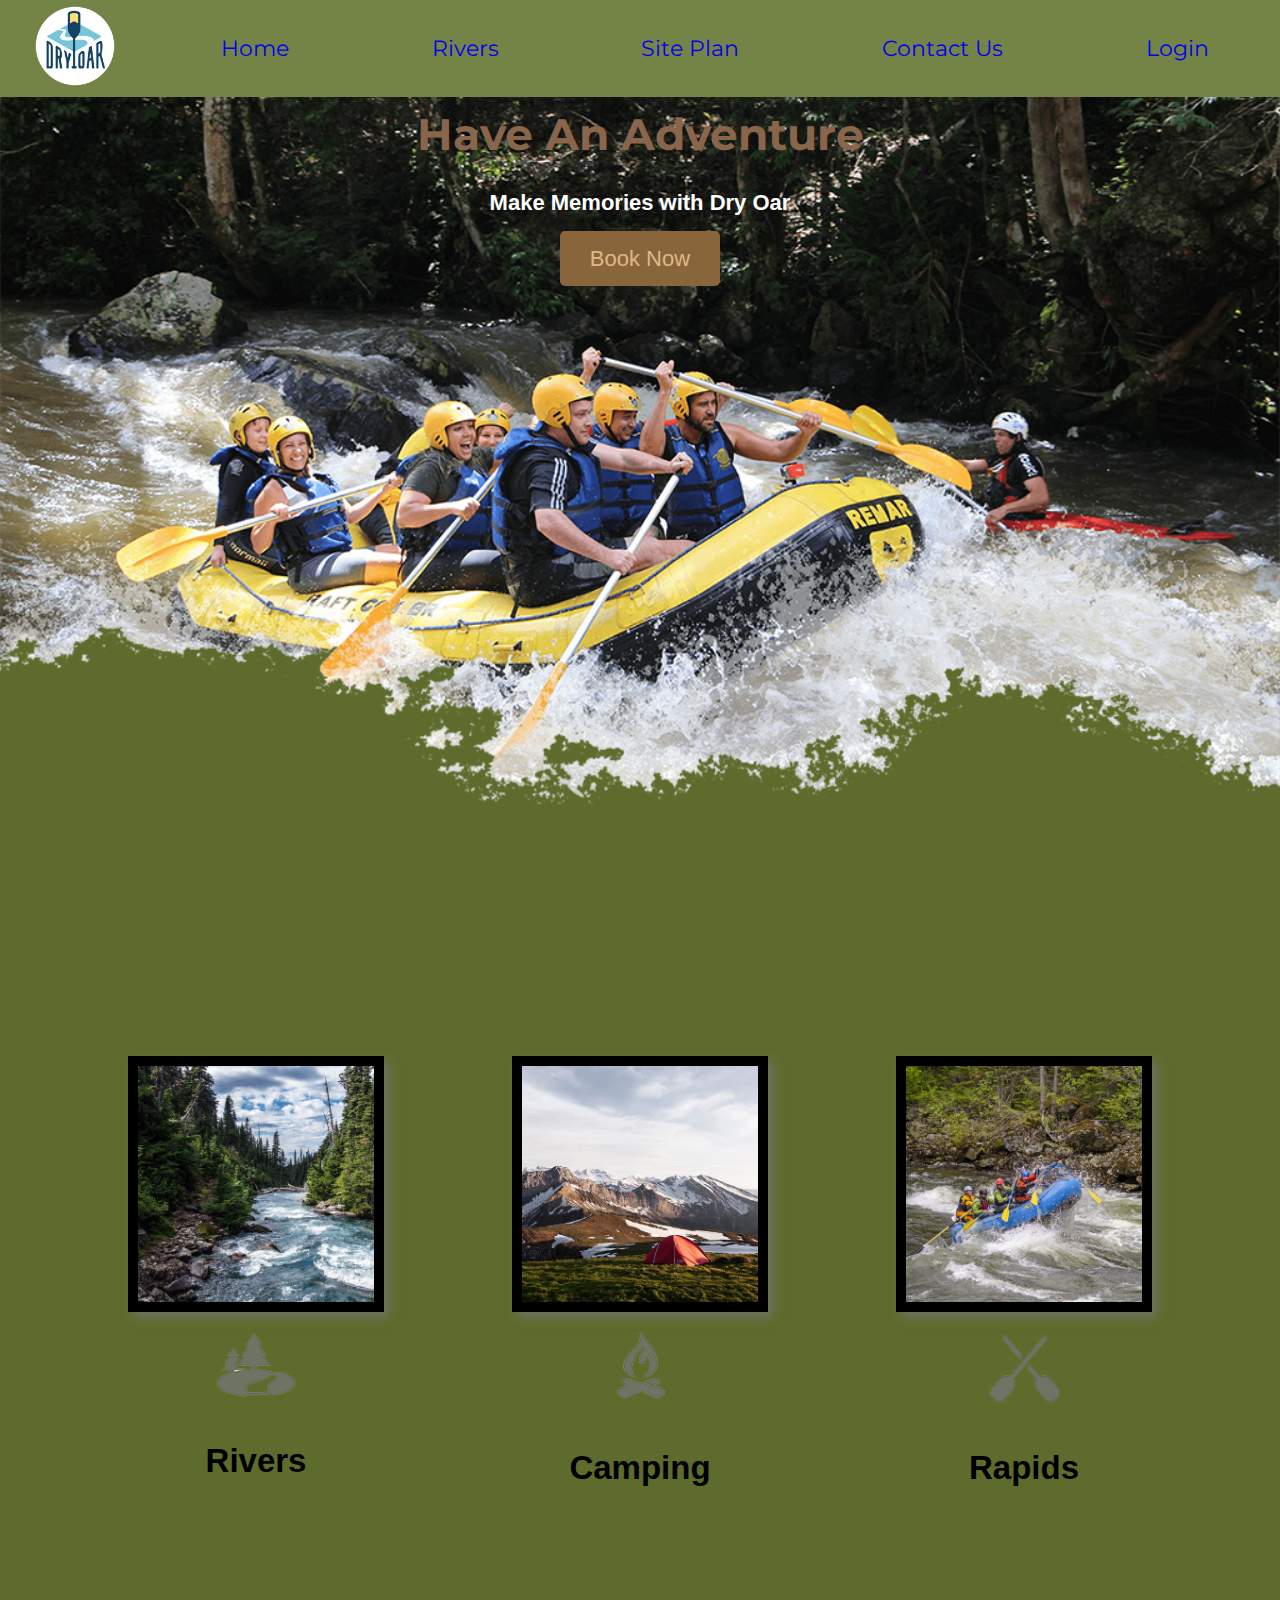
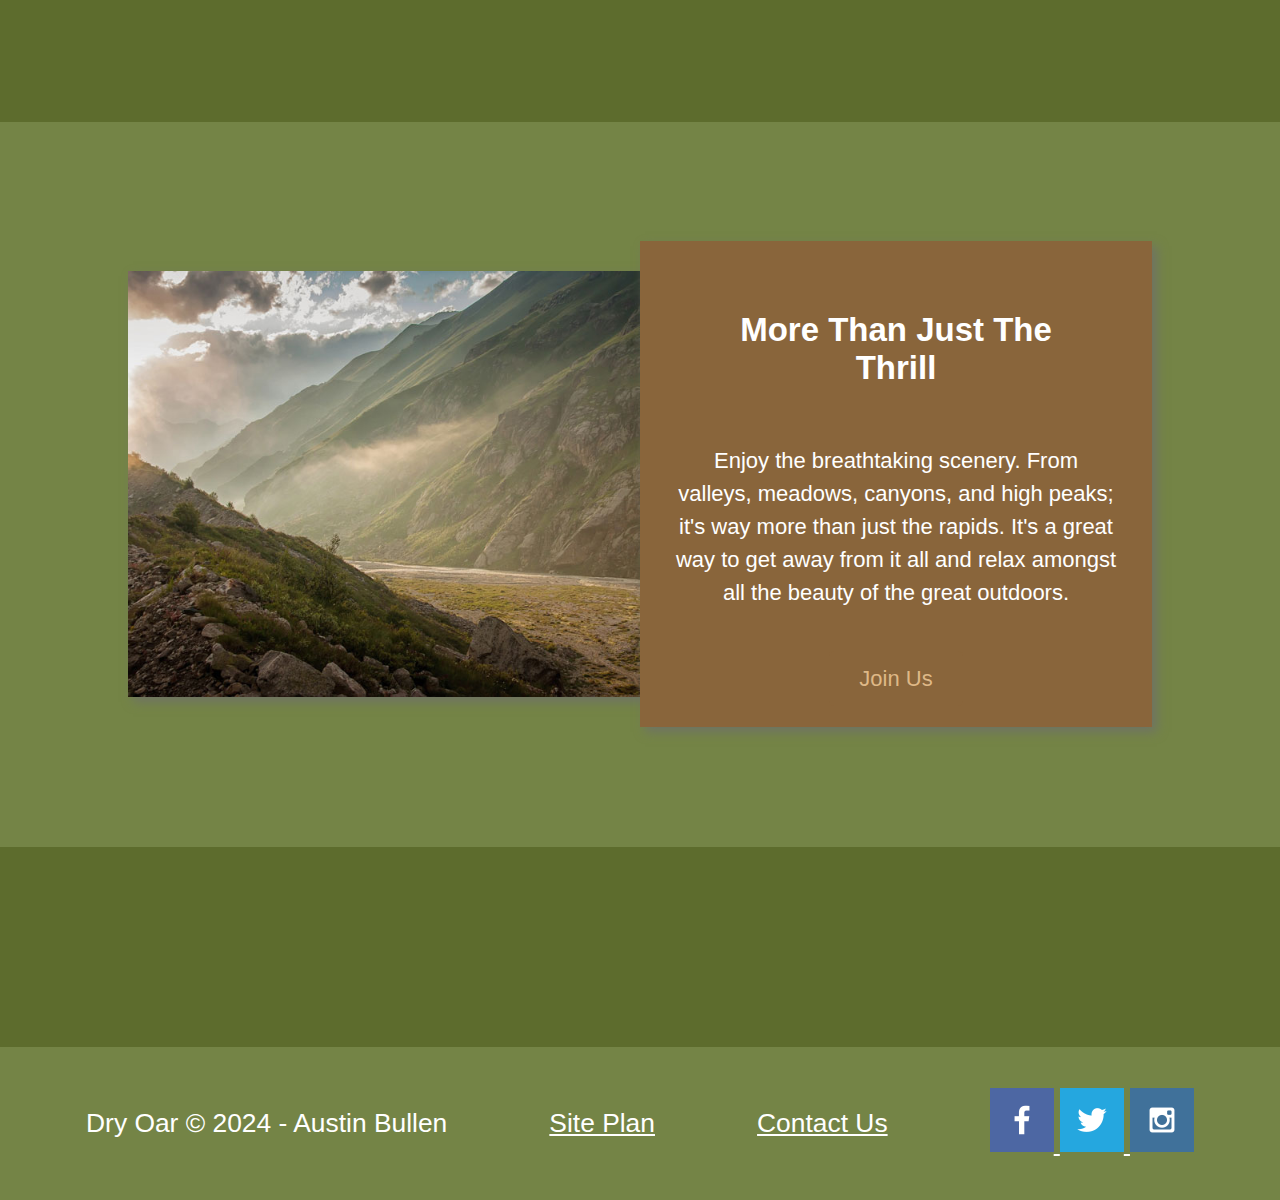
<file: wwr/index.html>
<!DOCTYPE html>
<html lang="en">
<head>
    <meta charset="UTF-8">
    <meta name="viewport" content="width=device-width, initial-scale=1.0">
    <title>Week 3 Wireframe</title>
    <link rel="stylesheet" href="styles/styles/wireframe-style.css">
</head>
<body>
 <div id="content">
    <header>
        <a id="logo_link" href="index.html">
            <img class="logo" src="images/logo.png" alt="Dry Oar Logo">
        </a>
        <nav>
            <a href="index.html">Home</a>
            <a href="page2.html">Rivers</a>
            <a href="site-plan-rafting.html">Site Plan</a>
            <a href="contactus.html">Contact Us</a>
            <a href="login.html">Login</a>
        </nav>
    </header>
    <div id="hero">
        <div id="hero-box">
            <img id="hero-img" src="images/hero.png" alt="People enjoying white water rafting">
        </div>
        <section id="hero-msg">
            <h1 class="home-title">Have An Adventure</h1>
            <h4>Make Memories with Dry Oar </h4>
            <div class='button-box'>
                <a class='book' href="contactus.html">Book Now</a>
            </div>
        </section>
        </div>
        <main class="home-grid">
            <section class="rivers-card">
                <img class="card-img" src="images/rivers.jpg" alt="river in forest">
                <img class="icon" src="images/river_icon.png" alt="river icon">
                <h2>Rivers</h2>
            </section>
            <section class="camping-card">
                <img class="card-img" src="images/camping.jpg" alt="tent in mountains">
                <img class="icon" src="images/fire_icon.png" alt="fire icon">
                <h2>Camping</h2>
            </section>
            <section class="rapids-card">
                <img class="card-img" src="images/rapids.jpg" alt="rafting boat">
                <img class="icon" src="images/oars.png" alt="oars icon">
                <h2>Rapids</h2>
            </section>
            <div id="background"></div> 
            <img class="mountains" src="images/mountains.jpg" alt="Misty mountains">
            <section class="msg">
                <h2>More Than Just The Thrill</h2>
                <p>Enjoy the breathtaking scenery. From valleys, meadows, canyons, and high peaks; it's way more than just the rapids. It's a great way to get away from it all and relax amongst all the beauty of the great outdoors. </p>
                <a class='join' href="rivers.html">Join Us</a>
            </section>
        </main>
    

<footer>
    <p>Dry Oar &copy; 2024 - Austin Bullen</p>
    <p><a href="site-plan-rafting.html">Site Plan</a></p>
    <p><a href="contactus.html">Contact Us</a></p>
    <div class="social">
        <a href="https://facebook.com" target="_blank">
            <img src="images/facebook.png" alt="fb icon">
        </a>
        <a href="https://twitter.com" target="_blank">
            <img src="images/twitter.png" alt="twitter icon">
        </a>
        <a href="https://instagram.com" target="_blank">
            <img src="images/instagram.png" alt="instagram icon">
        </a>
    </div>
</footer>
 </div>
</body>
</html>
</file>
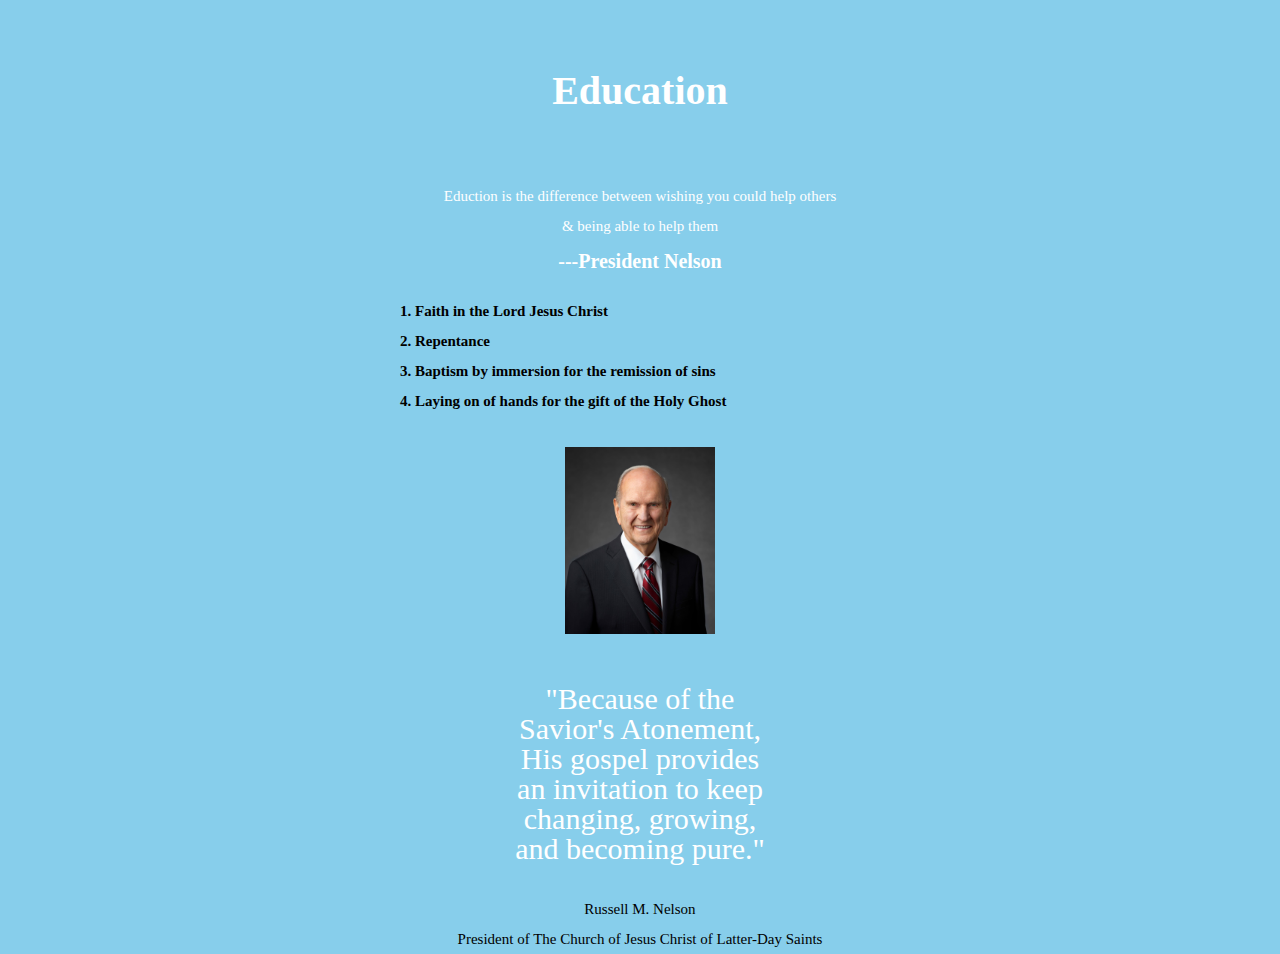
<file: ice/ice.html>
<!DOCTYPE html>
<html lang="en">
<head>
    <meta charset="UTF-8">
    <meta name="viewport" content="width=device-width, initial-scale=1.0">
    <link rel="stylesheet" href="styles/styles.css">
    <title>Document</title>
</head>
<body>
    <h1>Education</h1>
    <p class="education">Eduction is the difference between wishing you could help others & being able to help them</p>
    <p class="quote">---President Nelson</p>
        <ol>

            <li>Faith in the Lord Jesus Christ</li>
            <li>Repentance</li>
            <li>Baptism by immersion for the remission of sins</li>
            <li>Laying on of hands for the gift of the Holy Ghost</li>

        </ol>
        <img src="images/russell_nelson_official_portrait_2018.jpeg" alt="Picture of the President of The Church of Jesus Christ of Latter-Day Saints, Russell M. Nelson" >
        <blockquote>"Because of the Savior's Atonement, His gospel provides an invitation to keep changing, growing, and becoming pure."</blockquote>
        <p class="nelson">Russell M. Nelson</p>
        <p class="president">President of The Church of Jesus Christ of Latter-Day Saints</p>
</body>
</html>
</file>
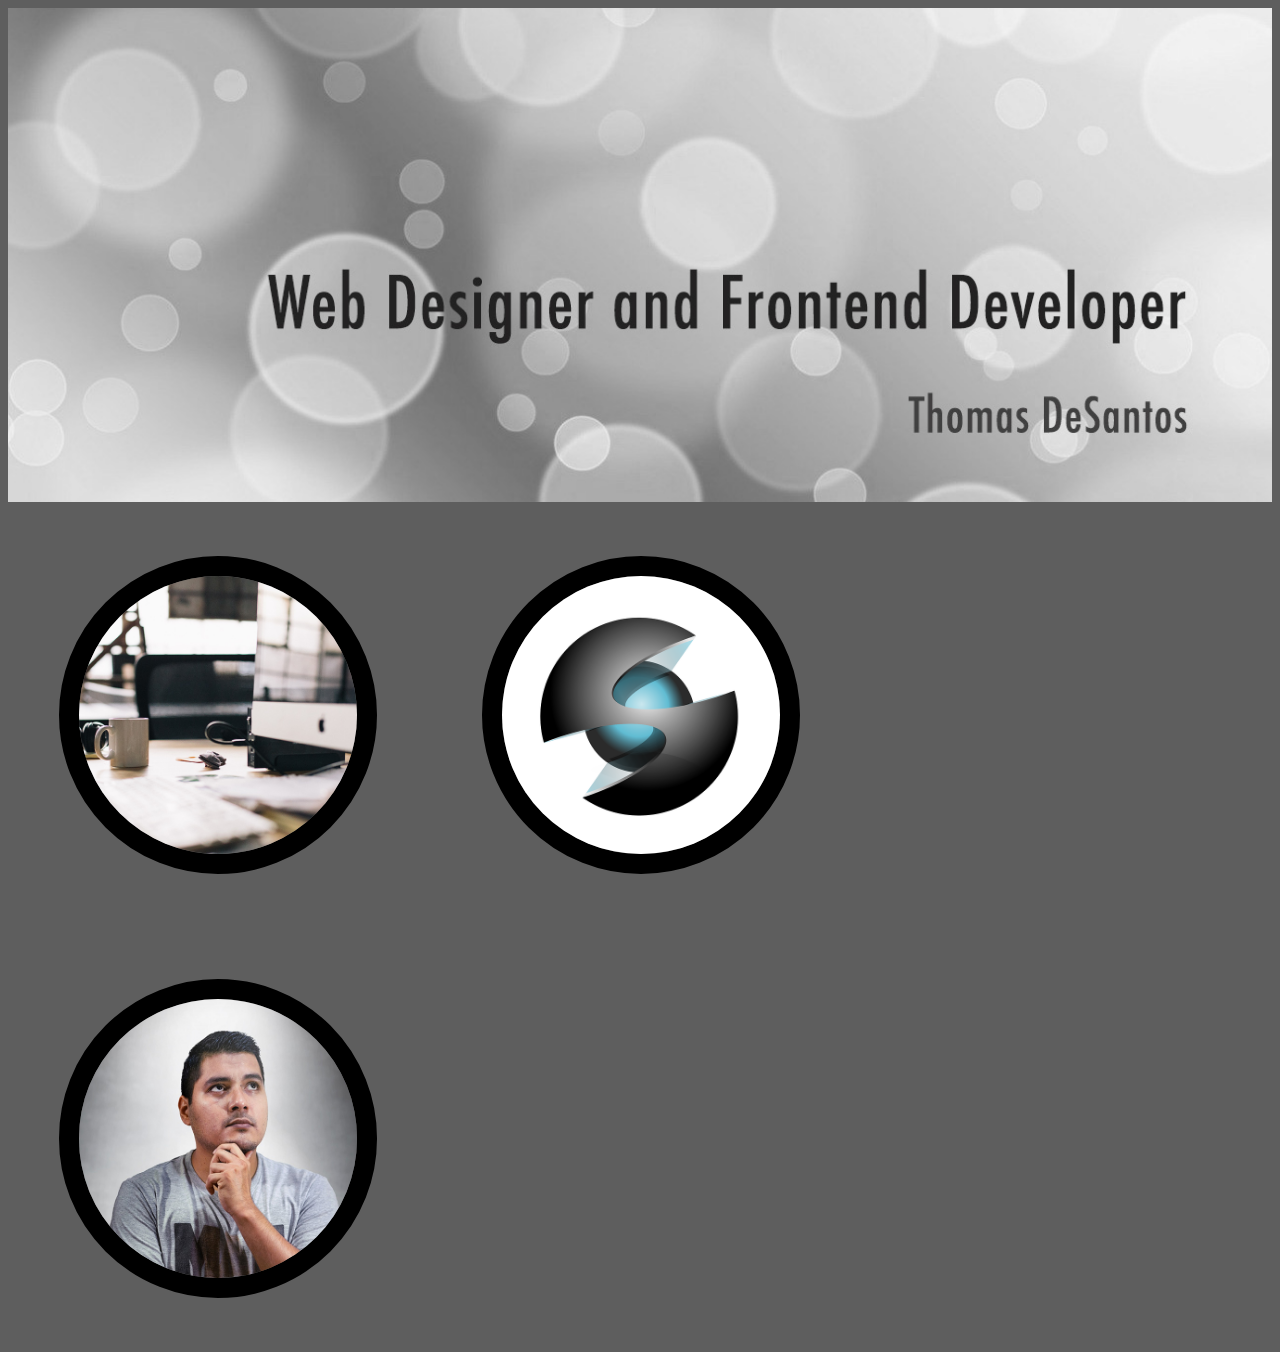
<file: ice/icefive.html>
<!DOCTYPE html>
<html lang="en">
<head>
    <meta charset="UTF-8">
    <meta name="viewport" content="width=device-width, initial-scale=1.0">
    <link rel="stylesheet" href="styles/stylesfive.css">
    <title>Document</title>
</head>
<body>
    <img class="upper" src="images/w05_upper_caption.jpeg" alt="Web_Design_and_Frontended_Developer">
    <img  class="circle" id="desk" src="images/w05_ice_desk.jpeg">
    <img  class="circle" id="graphic" src="images/w05_ice_circle_graphic.png">
    <img  class="circle" id="person" src="images/w05_ice_person.jpeg">
</body>
</html>
</file>
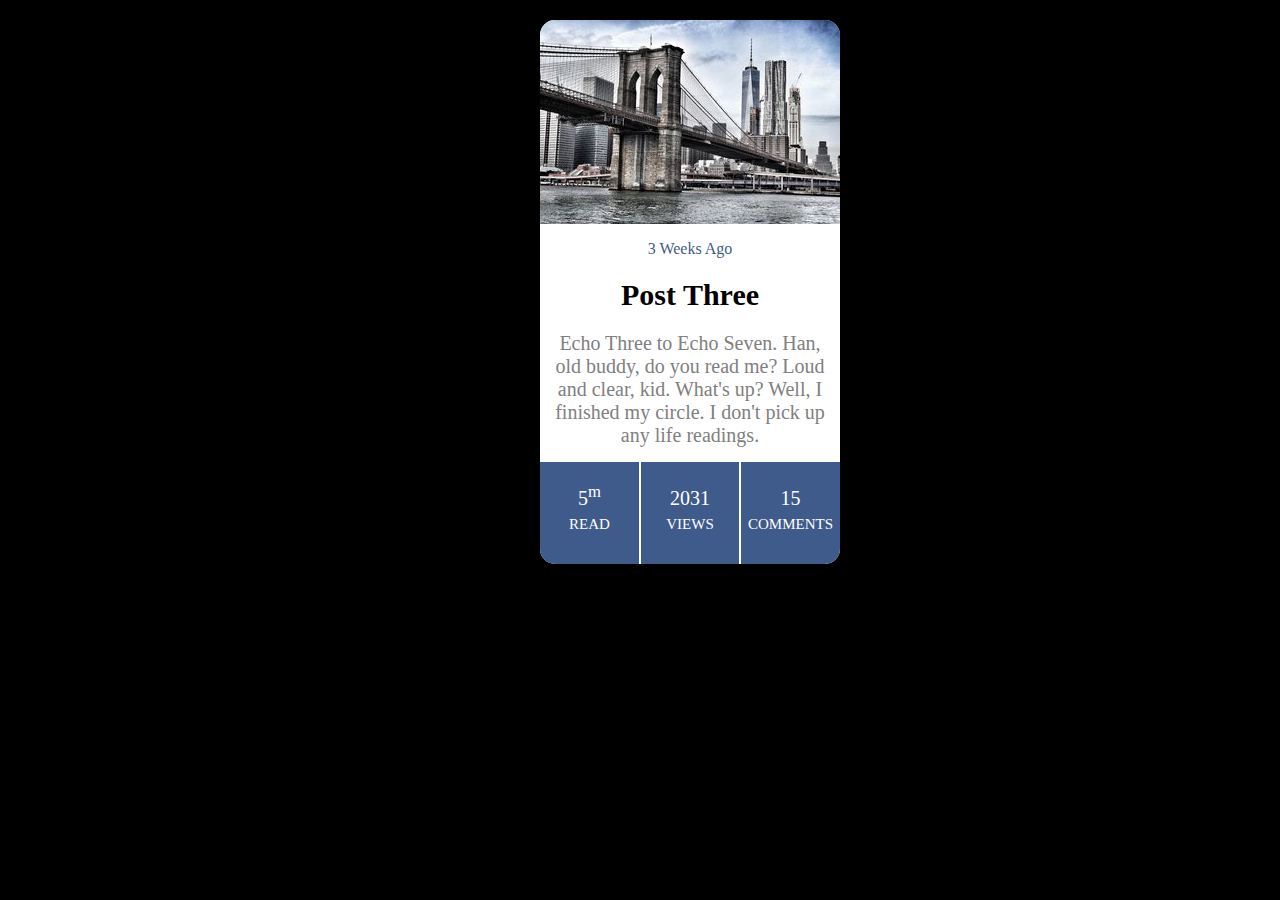
<file: ice/icenine.html>
<!DOCTYPE html>
<html lang="en">
<head>
    <meta charset="UTF-8">
    <meta name="viewport" content="width=device-width, initial-scale=1.0">
    <title>Document</title>
    <link rel="stylesheet" href="styles/stylesnine.css">
    
</head>

<body>
    <div class="card">
        <img class="headerimage" src=images/w09_ice_img.jpg alt="cityscape">
        <main>
            <p class="weeks">3 Weeks Ago</p>
            <h1 class="headletter">Post Three</h1>
            <p class="article">
            Echo Three to Echo Seven. Han, old buddy, do you read me? Loud and clear, kid. What's up? Well, I finished my circle. I don't pick up any life readings. 
            </p>
<footer>
    <div class="boxfirst"> 
    <p class="top boxone">5<sup>m</sup></p>
    <p class="bottom boxone">READ</p>
    </div>

    <div class="boxsecond"> 
        <p class="top boxtwo">2031</p>
    <p class="bottom boxtwo">VIEWS</p>
    </div>

    <div class="boxthird"> 
        <p class="top boxthree">15</p>
    <p class="bottom boxthree">COMMENTS</p>
    </div>
</footer>
        </main>
    </div>
</body>
</html>
</file>
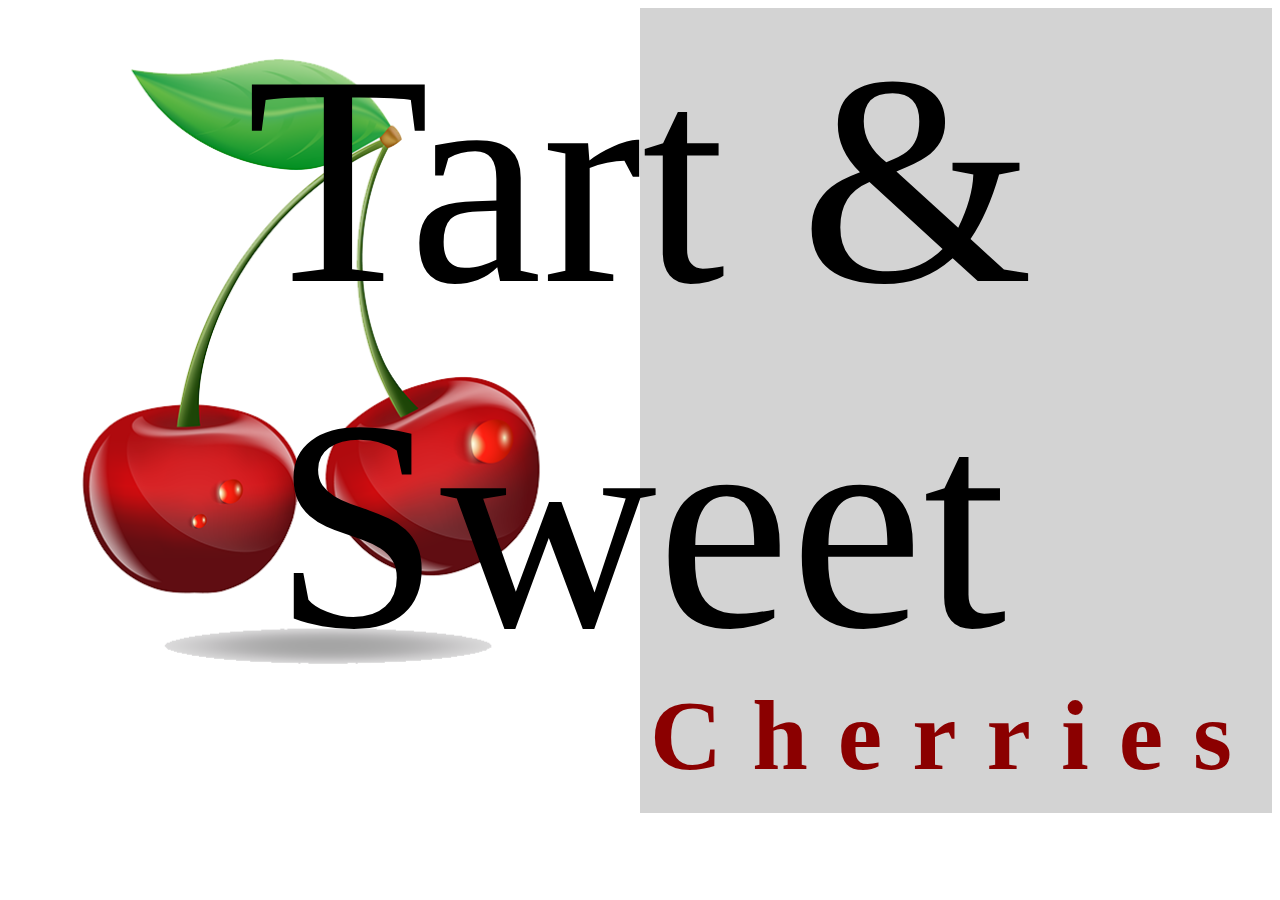
<file: ice/icesix.html>
<!DOCTYPE html>
<html lang="en">
<head>
    <meta charset="UTF-8">
    <meta name="viewport" content="width=device-width, initial-scale=1.0">
    <link rel="stylesheet" href="styles/stylesix.css">
    <title>Cherry Stuff</title>
</head>
<body>
    <div class="gridbox">
        <div class="greybox"></div>
        <img src="images/w06_cherries.png" alt="Cherry">
        <div class="tart">Tart & Sweet</div>
        <div class="cherries">Cherries</div>
    </div>
</body>
</html>
</file>
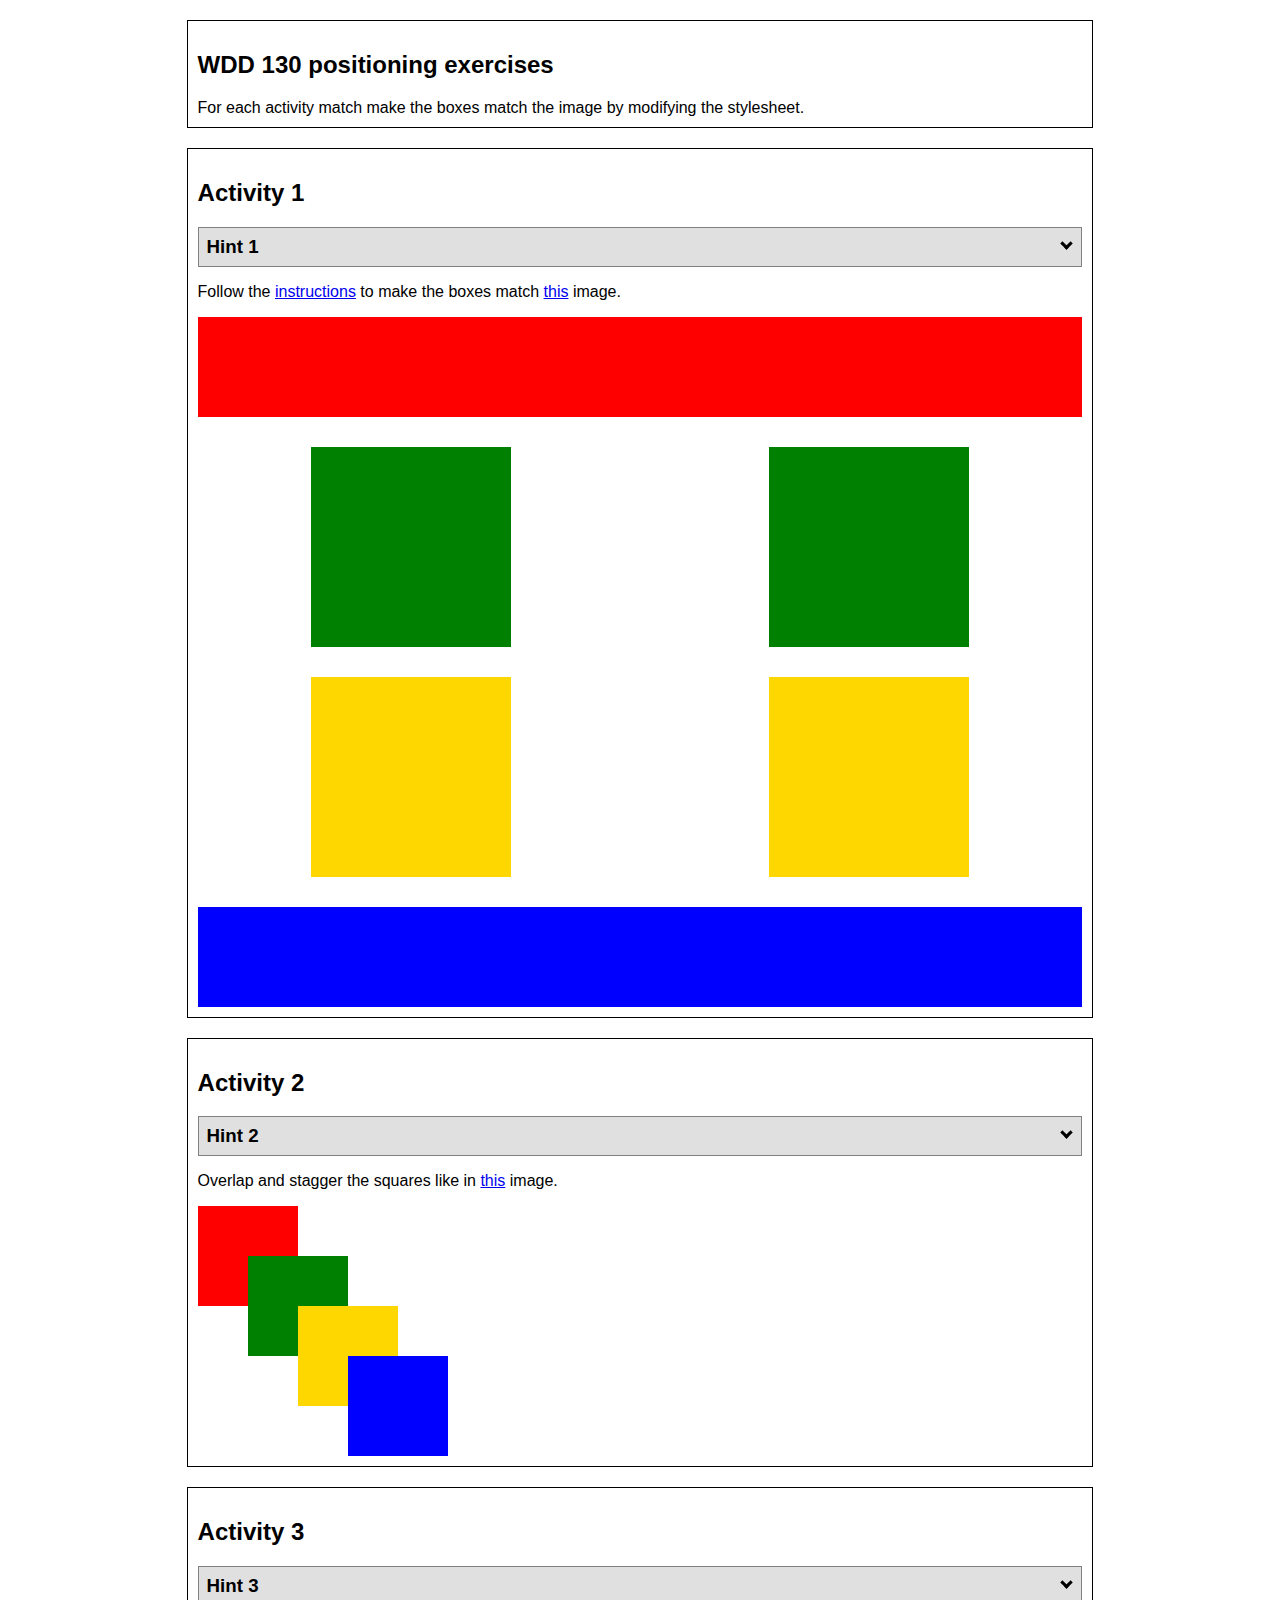
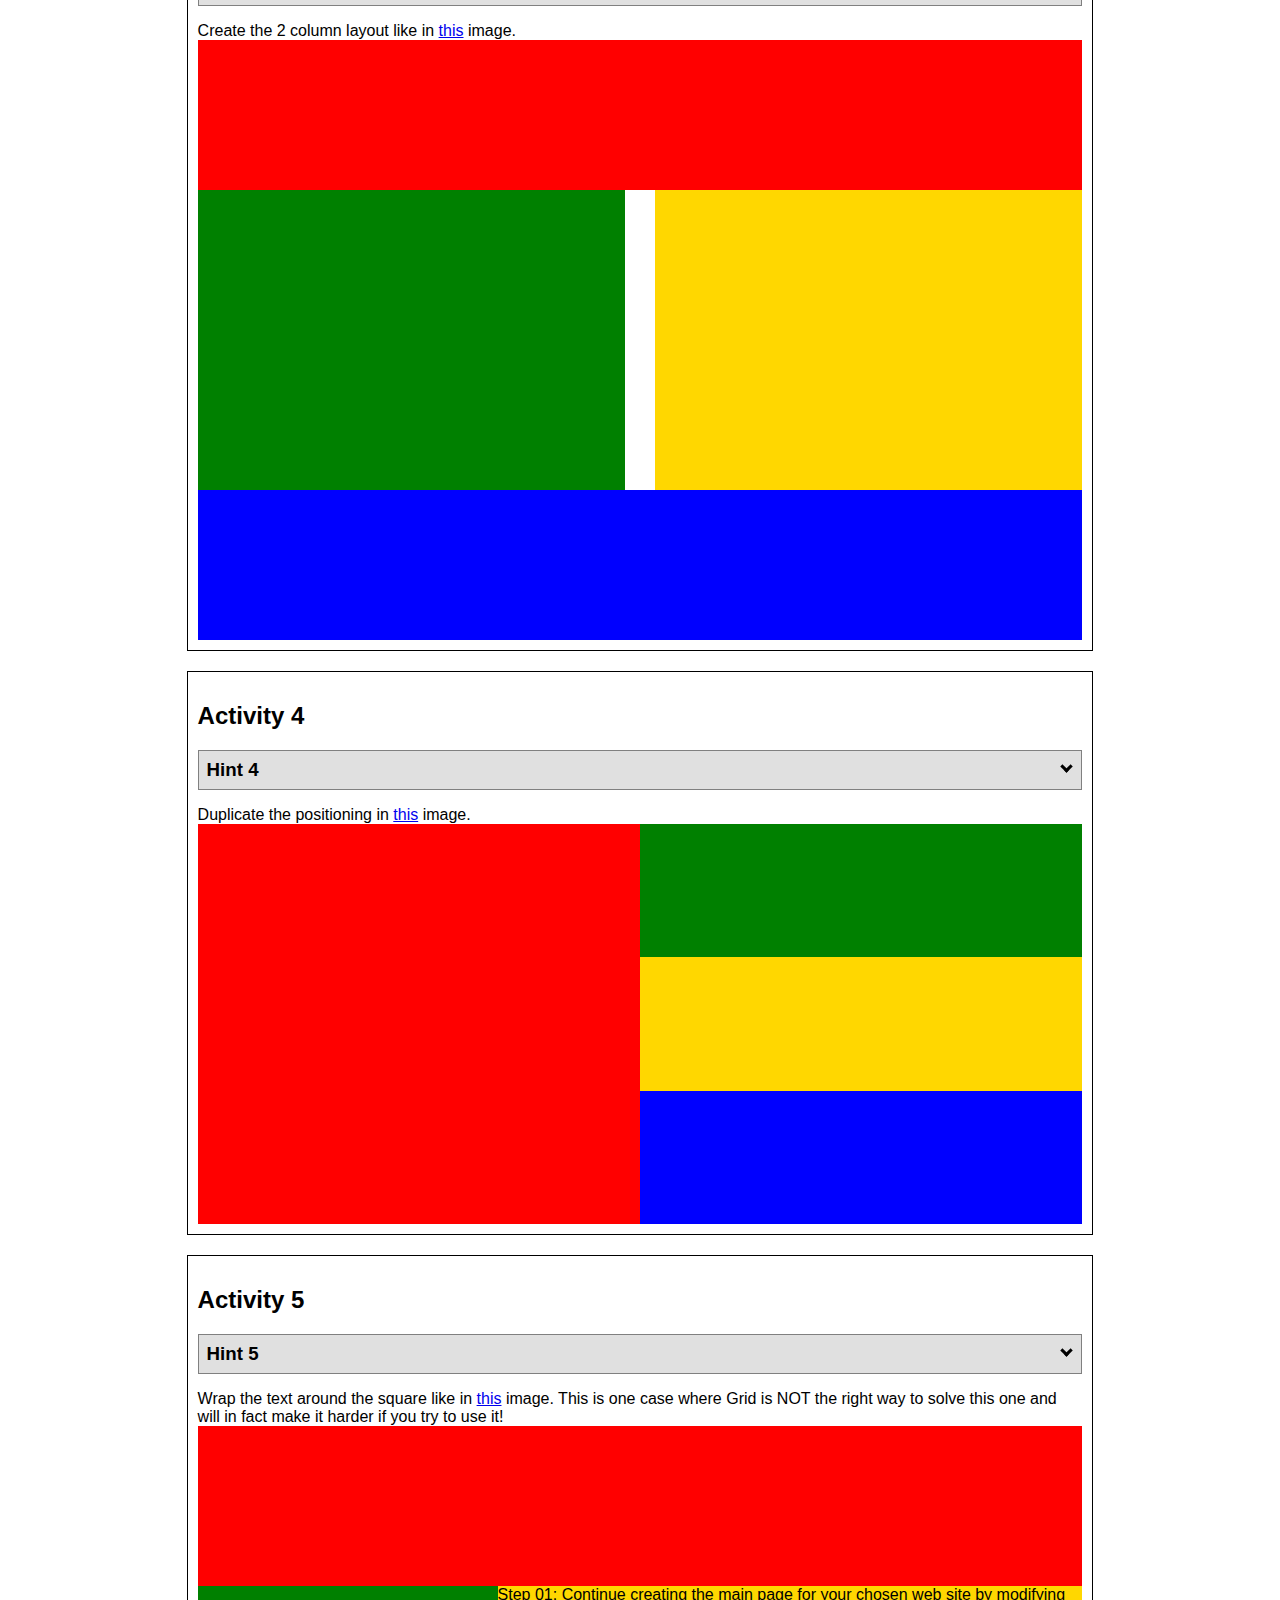
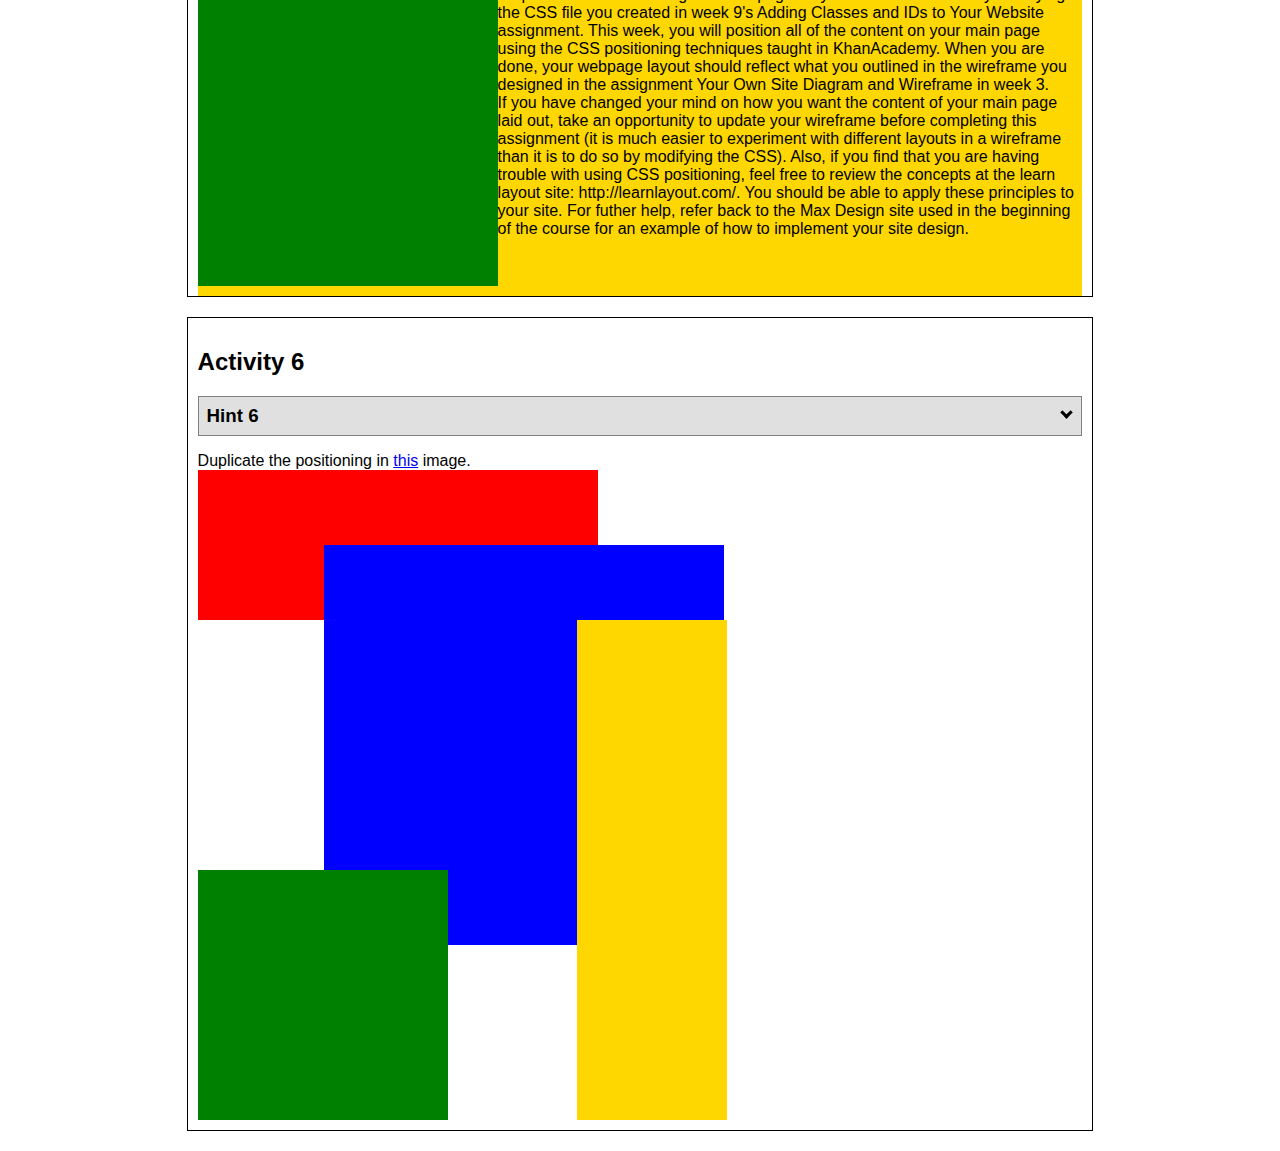
<file: positioning/positioning.html>
<!DOCTYPE html>
<html lang="en">
  <head>
    <!-- HTML - Name: positioning.html -->
    <title>Positioning Activity</title>
    <link rel="stylesheet" type="text/css" href="positionstyles.css" />
  </head>
  <body>
    <div class="activity">
      <h2>WDD 130 positioning exercises</h2>
      For each activity match make the boxes match the image by modifying the stylesheet.</div>
    <div class="activity">
      <h2>Activity 1</h2>
      <section class="hint"><input type="checkbox" ><i></i> <h3>Hint 1</h3><div><p>Check out the <a href="https://byui-wdd.github.io/wdd130/activities/w06-css-positioning.html" target="_blank">activity instructions</a> in Ilearn!</p></div></section>
      <p>Follow the <a href="https://byui-wdd.github.io/wdd130/activities/w06-css-positioning.html" target="_blank">instructions</a> to make the boxes match  <a href="https://byui-wdd.github.io/wdd130/images/example1.png" target="_blank">this</a> image.</p>
      <div class="content1" >
        <div class="red1" ></div>
        <div class="green1" ></div>
        <div class="green1" ></div>
        <div class="yellow1"></div>
        <div class="yellow1"></div>
        <div class="blue1"></div>
      </div>
    </div>
    <div class="activity">
      <h2>Activity 2</h2>
      <section class="hint"><input type="checkbox" > <h3>Hint 2</h3><i></i><div>
      <ul>
      <li>grid-template-columns: 50px 50px 50px 50px 50px </li></ul></div></section>
      <p>Overlap and stagger the squares like in <a href="https://byui-wdd.github.io/wdd130/images/example2.png" target="_blank">this</a> image.</p>
      <div class="content2" >
        <div class="red2" ></div>
        <div class="green2" ></div>
        <div class="yellow2"></div>
        <div class="blue2"></div>
      </div>
    </div>
    <div class="activity">
      <h2>Activity 3</h2>
      <section class="hint"><input type="checkbox" > <h3>Hint 3</h3><i></i><div><p>This one is going to be best solved with CSS Grid. Remember to make the boxes the right width first...then start moving them around. </p><h4>Properties used:</h4><ul><li>display:grid;</li><li>grid-template-columns:</li><li>grid-column-gap:</li>
        <li>grid-column:</li>  </ul></div></section>
      Create the 2 column layout like in <a href="https://byui-wdd.github.io/wdd130/images/example3.png" target="_blank">this</a>  image.
      <div class="content3" >
        <div class="red3" ></div>
        <div class="green3" ></div>
        <div class="yellow3"></div>
        <div class="blue3"></div>
      </div>
    </div>
    <div class="activity">
      <h2>Activity 4</h2>
      <section class="hint"><input type="checkbox" > <h3>Hint 4</h3><i></i><div><p>For the others we have been primarily concerned with width. For this one you will need to adjust height as well. </p><h4>Properties used:</h4><ul><li>display:grid;</li><li>grid-template-columns:</li><li>grid-row:</li></ul></div></section>
      Duplicate the positioning in <a href="https://byui-wdd.github.io/wdd130/images/example4.png" target="_blank">this</a> image. 
      <div class="content4" >
        <div class="red4" ></div>
        <div class="green4" ></div>
        <div class="yellow4"></div>
        <div class="blue4"></div>
      </div>
    </div>

    <div class="activity">
      <h2>Activity 5</h2>
      <section class="hint"><input type="checkbox" > <h3>Hint 5</h3><i></i><div><p>Grid is <strong>not</strong> the right way to do this.  In fact there is only one way to really do that...and that is with float. Remember that we float the thing we want the text to wrap around.  Also remember to start by making all the shapes the right size and shape.</p><h4>Properties used:</h4><ul><li>float: left;</li></ul></div></section>
      Wrap the text around the square like in <a href="https://byui-wdd.github.io/wdd130/images/example5.png" target="_blank">this</a> image. This is one case where Grid is NOT the right way to solve this one and will in fact make it harder if you try to use it!
      <div class="content5" >
        <div class="red5" ></div>
        <div class="green5" ></div>
        <div class="yellow5">Step 01: Continue creating the main page for your chosen web site by modifying the CSS file you created in week 9's Adding Classes and IDs to Your Website assignment. This week, you will position all of the content on your main page using the CSS positioning techniques taught in KhanAcademy. When you are done, your webpage layout should reflect what you outlined in the wireframe you designed in the assignment Your Own Site Diagram and Wireframe in week 3. <br />
          If you have changed your mind on how you want the content of your main page laid out, take an opportunity to update your wireframe before completing this assignment (it is much easier to experiment with different layouts in a wireframe than it is to do so by modifying the CSS). Also, if you find that you are having trouble with using CSS positioning, feel free to review the concepts at the learn layout site: http://learnlayout.com/. You should be able to apply these principles to your site. For futher help, refer back to the Max Design site used in the beginning of the course for an example of how to implement your site design.</div>
        <div class="blue5"></div>
      </div>
    </div>
    <div class="activity">
      <h2>Activity 6</h2>
      <section class="hint"><input type="checkbox" > <h3>Hint 6</h3><i></i><div><p>This one is all about visualizing the grid behind the layout. If you are having a hard time doing that first: all the sizes are even multiples of 100, and second here is another example with the lines drawn: <a href="https://byui-wdd.github.io/wdd130/images/example6-hint.png" target="_blank">example 6 with lines</a>. For this one you will find it easiest if you use px for the column width. You can also use <kbd>z-index</kbd> to control the element layering.    </p><h4>Properties used:</h4><ul><li>display:grid;</li><li>grid-template-columns:</li><li>grid-column:</li><li>grid-row:</li><li><a href="https://www.w3schools.com/cssref/pr_pos_z-index.asp" target="_blank">z-index:</a></li></ul></div></section>
      Duplicate the positioning in <a href="https://byui-wdd.github.io/wdd130/images/example6.png" target="_blank">this</a> image.
      <div class="content6" >
        <div class="red6" ></div>
        <div class="green6" ></div>
        <div class="yellow6"></div>
        <div class="blue6"></div>
      </div>
    </div>
  </body>
</html>
</file>
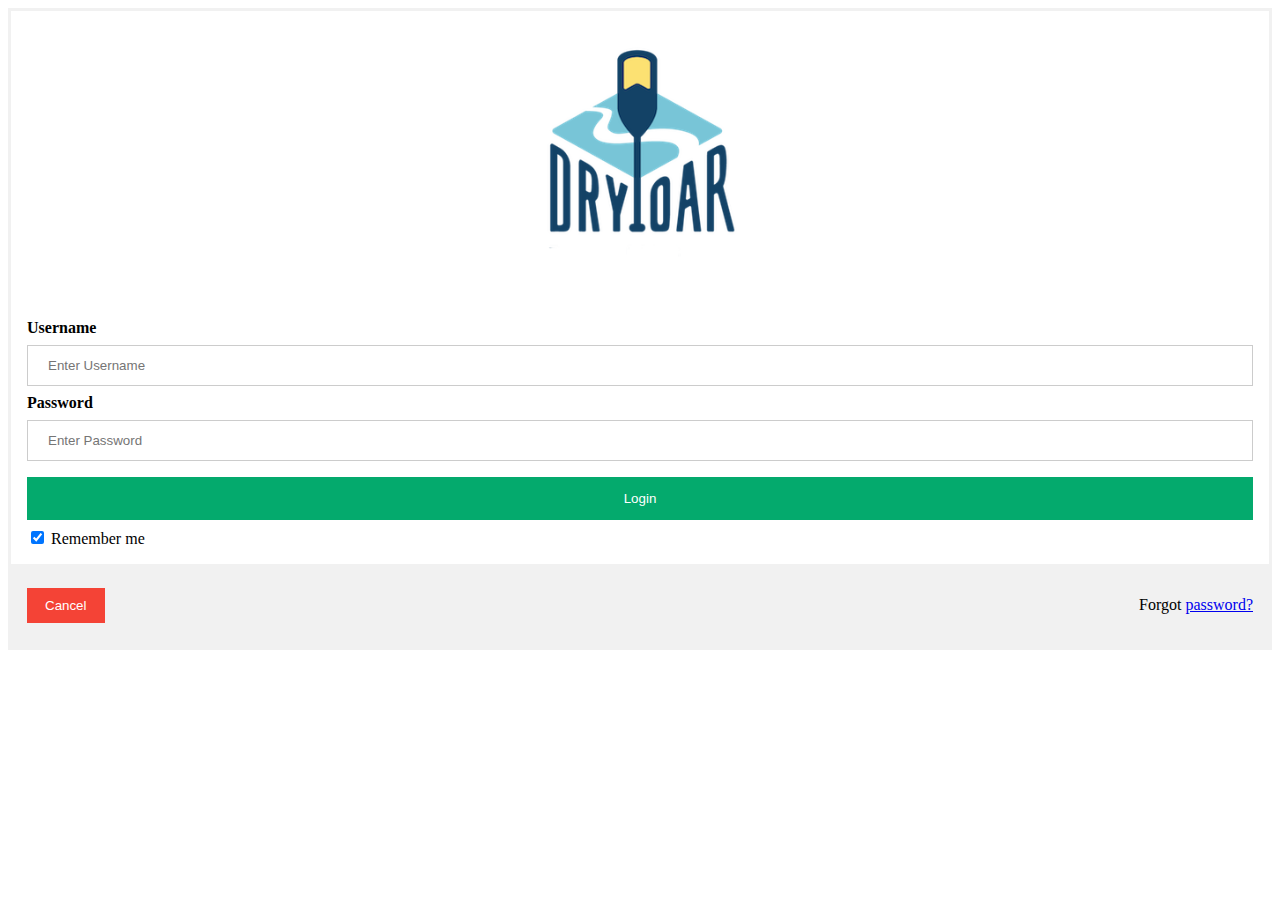
<file: wwr/login.html>
<!DOCTYPE html>
<html lang="en">
<head>
    <meta charset="UTF-8">
    <meta name="viewport" content="width=device-width, initial-scale=1.0">
    <title>Document</title>
    <link rel="stylesheet" href="styles/styles/loginstyles.css">

</head>
<body>

<form action="action_page.php" method="post">
    <div class="imgcontainer">
      <img src="images/logo.png" alt="Avatar" class="avatar">
    </div>
  
    <div class="container">
      <label for="uname"><b>Username</b></label>
      <input type="text" placeholder="Enter Username" name="uname" required>
  
      <label for="psw"><b>Password</b></label>
      <input type="password" placeholder="Enter Password" name="psw" required>
  
      <button type="submit">Login</button>
      <label>
        <input type="checkbox" checked="checked" name="remember"> Remember me
      </label>
    </div>
  
    <div class="container" style="background-color:#f1f1f1">
      <button type="button" class="cancelbtn">Cancel</button>
      <span class="psw">Forgot <a href="#">password?</a></span>
    </div>
  </form>
</body>
</html>
</file>
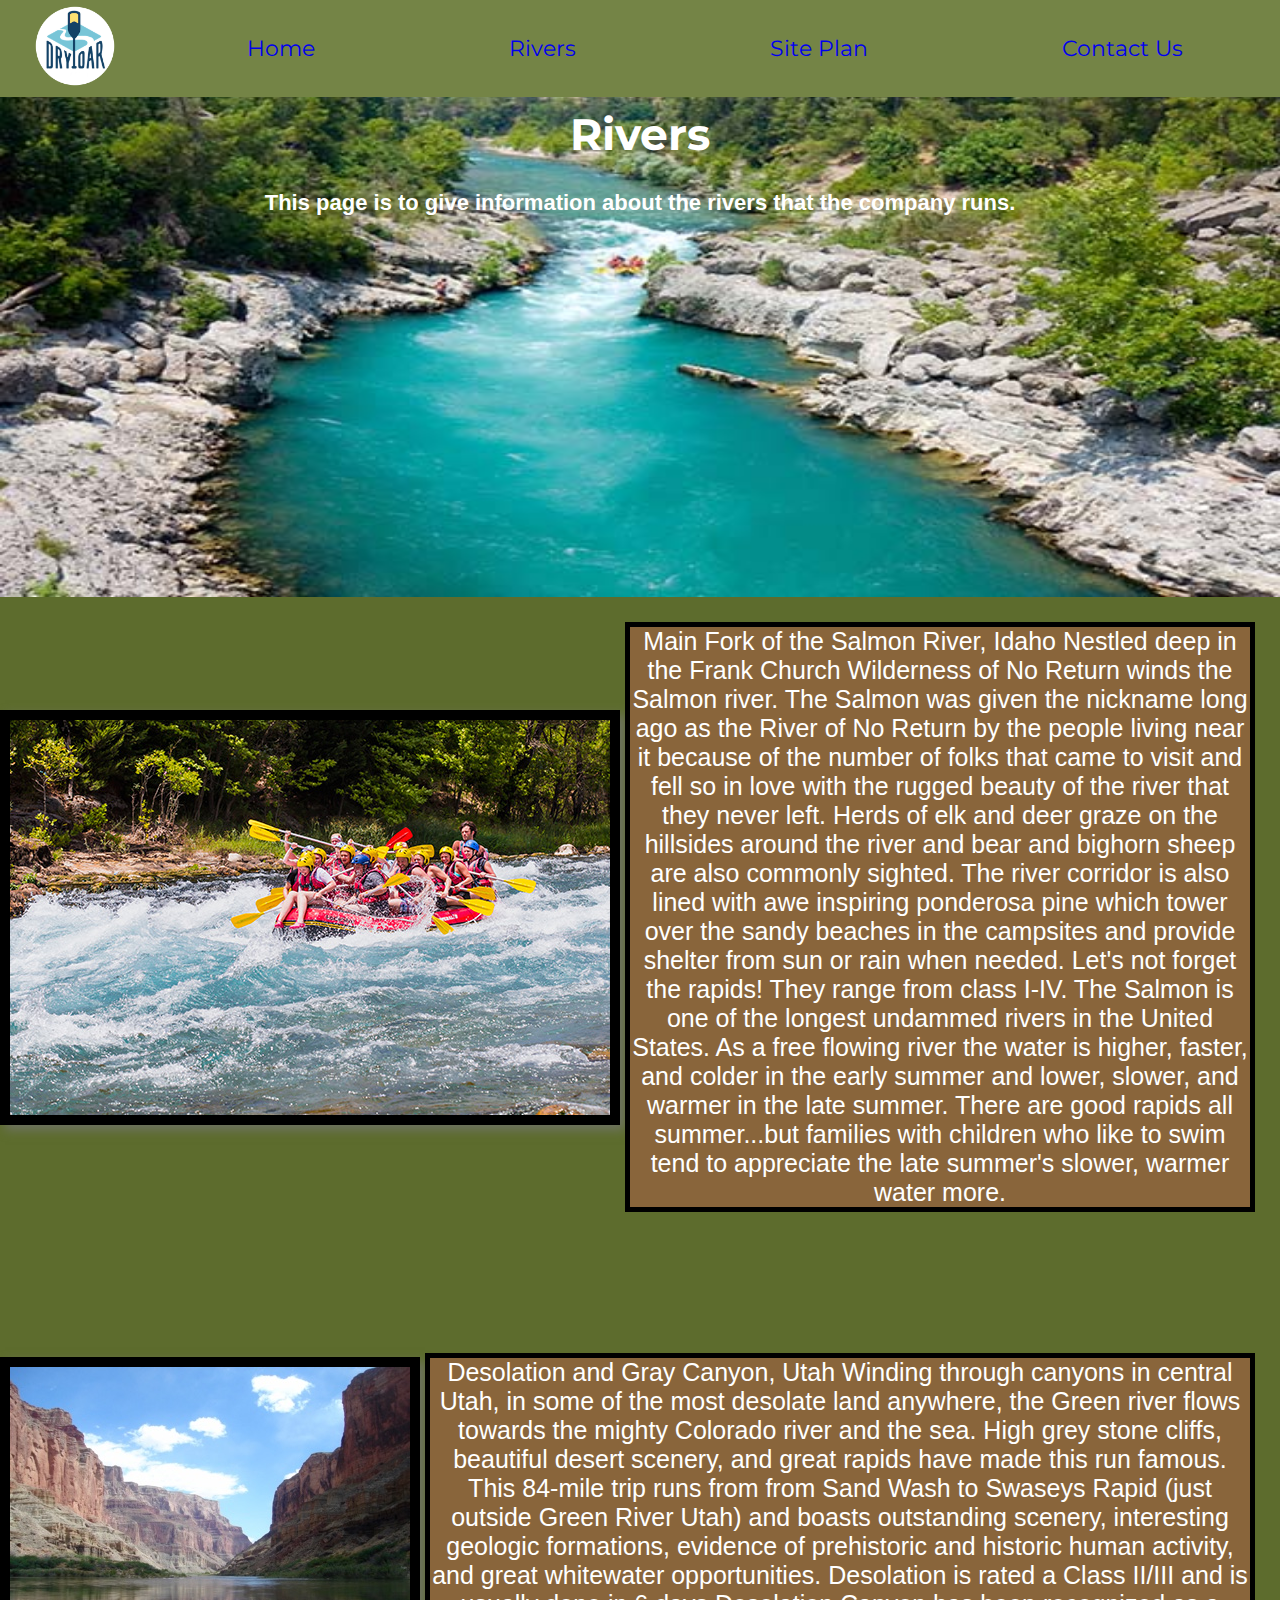
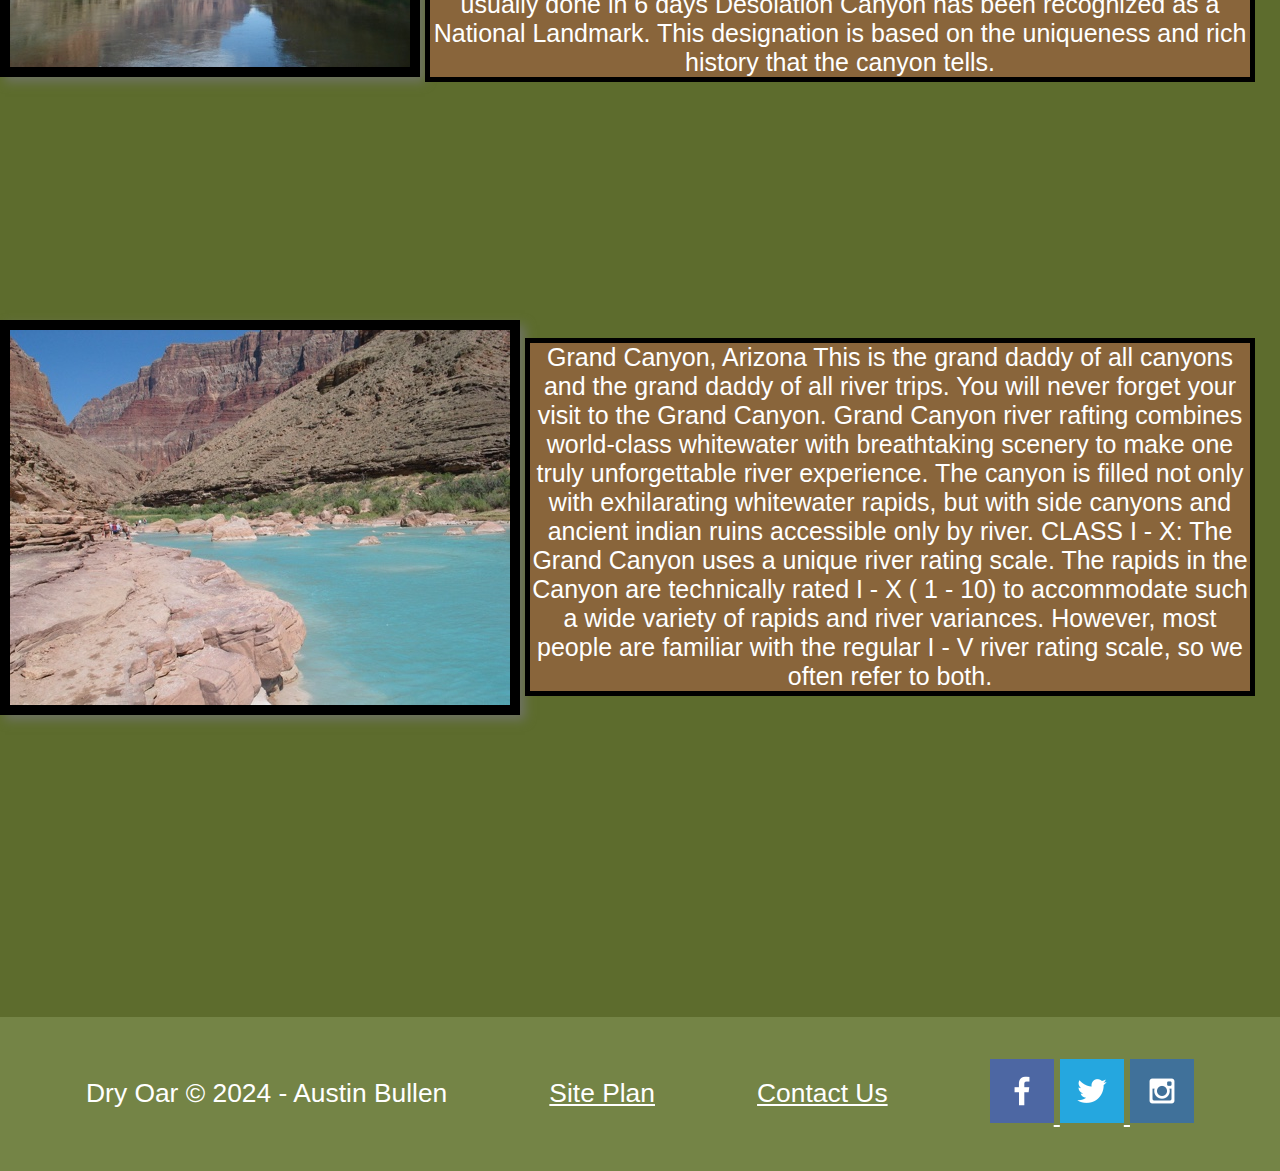
<file: wwr/page2.html>
<!DOCTYPE html>
<html lang="en">
<head>
    <meta charset="UTF-8">
    <meta name="viewport" content="width=device-width, initial-scale=1.0">
    <title>Document</title>
    <link rel="stylesheet" href="styles/styles/wireframe-style.css">

</head>
<body>
    <div id="content">
        <header>
            <a id="logo_link" href="index.html">
                <img class="logo" src="images/logo.png" alt="Dry Oar Logo">
            </a>
            <nav>
                <a href="index.html">Home</a>
                <a href="page2.html">Rivers</a>
                <a href="site-plan-rafting.html">Site Plan</a>
                <a href="contactus.html">Contact Us</a>
            </nav>
                </header>
                <div id="hero">
                    <div class="pagetwohero" id="hero-box">
                        <img class="pagetwohero" id="hero-img" src="images/river_page2.jpeg" alt="river with raft">
                    </div>
                    <section id="hero-msg">
                        <h1 class="home-title page2">Rivers</h1>
                        <h4>This page is to give information about the rivers that the company runs.</h4>
                    </section>
                    </div>
            <main class="home-grid pagetwomain">
                <section class="idaho">
                    <img class="card-img" src="images/idaho.jpeg" alt="tent in mountains">
                    <p>Main Fork of the Salmon River, Idaho

                        Nestled deep in the Frank Church Wilderness of No Return winds the Salmon river. The Salmon was given the nickname long ago as the River of No Return by the people living near it because of the number of folks that came to visit and fell so in love with the rugged beauty of the river that they never left.
                        
                        Herds of elk and deer graze on the hillsides around the river and bear and bighorn sheep are also commonly sighted. The river corridor is also lined with awe inspiring ponderosa pine which tower over the sandy beaches in the campsites and provide shelter from sun or rain when needed.
                        
                        Let's not forget the rapids! They range from class I-IV. The Salmon is one of the longest undammed rivers in the United States. As a free flowing river the water is higher, faster, and colder in the early summer and lower, slower, and warmer in the late summer. There are good rapids all summer...but families with children who like to swim tend to appreciate the late summer's slower, warmer water more. </p>
                </section>
                <section class="utah">
                    <img class="card-img" src="images/utah.jpeg" alt="rafting boat">
                    <p>Desolation and Gray Canyon, Utah

                        Winding through canyons in central Utah, in some of the most desolate land anywhere, the Green river flows towards the mighty Colorado river and the sea. High grey stone cliffs, beautiful desert scenery, and great rapids have made this run famous. This 84-mile trip runs from from Sand Wash to Swaseys Rapid (just outside Green River Utah) and boasts outstanding scenery, interesting geologic formations, evidence of prehistoric and historic human activity, and great whitewater opportunities.
                        
                        Desolation is rated a Class II/III and is usually done in 6 days
                        
                        Desolation Canyon has been recognized as a National Landmark.  This designation is based on the uniqueness and rich history that the canyon tells. </p>
                </section>
                <section class="arizona">
                    <img class="card-img" src="images/grandcanyon.jpeg" alt="rafting boat">
                    <p>Grand Canyon, Arizona

                        This is the grand daddy of all canyons and the grand daddy of all river trips. You will never forget your visit to the Grand Canyon.

                        Grand Canyon river rafting combines world-class whitewater with breathtaking scenery to make one truly unforgettable river experience. The canyon is filled not only with exhilarating whitewater rapids, but with side canyons and ancient indian ruins accessible only by river.

                        CLASS I - X: The Grand Canyon uses a unique river rating scale. The rapids in the Canyon are technically rated I - X ( 1 - 10) to accommodate such a wide variety of rapids and river variances. However, most people are familiar with the regular I - V river rating scale, so we often refer to both. </p>
                </section>
            </main>
        </header>
        <footer>
            <p>Dry Oar &copy; 2024 - Austin Bullen</p>
            <p><a href="site-plan-rafting.html">Site Plan</a></p>
            <p><a href="contactus.html">Contact Us</a></p>
            <div class="social">
                <a href="https://facebook.com" target="_blank">
                    <img src="images/facebook.png" alt="fb icon">
                </a>
                <a href="https://twitter.com" target="_blank">
                    <img src="images/twitter.png" alt="twitter icon">
                </a>
                <a href="https://instagram.com" target="_blank">
                    <img src="images/instagram.png" alt="instagram icon">
                </a>
            </div>
        </footer>
         </div>
    </div>
</body>
</html>
</file>
<file: wwr/styles/styles/wireframe-style.css>
/* fonts */
@import url('https://fonts.googleapis.com/css2?family=Montserrat:ital,wght@0,100..900;1,100..900&display=swap');
:root {  
    
    --heading-font: "Montserrat", sans-serif;
    --paragraph-font: Arial, Helvetica, sans-serif;
}

content{
    max-width: 1600px;
    margin: 0 auto;
}

/* alignment */

nav a{text-align: center;
    text-decoration: none;
    padding: 35px;
}

#hero-msg h1{text-align: center;
}

#hero-msg h4{text-align: center;
    color: white;
}

#hero-msg {
    grid-column: 2/3;
    grid-row: 1/2;
    margin-top: 100px;
}


.button-box{text-align: center;
}

main section{text-align: center;
}
main section img {
    box-sizing: border-box;
}

#background {
    height: 725px;
    grid-column: 1 / 11;
    grid-row: 4 / 9;
}

/* background-colors */

body{
    background-color: #5d6c2d;
    font-family: var(--paragraph-font);
    font-size: 22px;
    margin: 0;
    padding: 0;

}
h2 {
    margin: 0;
    padding: 35px;

}

header{
    background-color: #748446;
    font-family: var(--heading-font); 
    display: grid;
    grid-template-columns: 150px auto;
}
nav {
    display: flex;
    justify-content: space-around;
}

nav a:hover{
    background-color: #748446; 
    color: #154724;
}

.book, .join{
    background-color: #89653B;
     color: burlywood;
     text-decoration: none;
     padding: 15px 30px;
     margin-top: 50px;
     border-radius: 5px;
}

#hero {
    display: grid;
    grid-template-columns: 1fr 3fr 1fr;
    margin-top: -100px; 
}
#hero-box {
    grid-column: 1/4;
    grid-row: 1/3;
    z-index: -1;
}
.home-grid {
    display: grid;
    grid-template-columns: repeat(10, 1fr);
}
.book:hover, .join:hover{
    background-color: #748446	; 
    color: #154724;
}

#background{
    background-color: #748446; 
}

.msg{
    background-color: #89653B; 
    padding: 35px;
    grid-column: 6 / 10;
    grid-row: 6 / 7;
    box-shadow: 5px 5px 10px #6f7364;

}

footer{
    background-color: #748446; 
    color: #ffffff;
    text-decoration: none;
    padding: 35px;
    margin-top: 200px;
    display: flex;
    justify-content: space-around;
    align-items: center;

}
/* colors */

.home-title{
    color: #89654b;
    font-family: var(--heading-font);
    font-size: 2em;
    margin-top: 10px;
}    

h4{
    color: black;
}    

.book:hover, .join:hover{
    color: #ffffff;
}    
.msg h2{
    color: #ffffff;

}    
.msg p{
    color: #ffffff;
    line-height: 1.5em;
    padding-bottom: 35px;

}    
footer a{
    color: #ffffff;
}    
footer a:hover{
    color: #89653B;
}    

/* width */

.logo {
    width: 80px;
}
.icon {
    width: 80px;
    padding-top: 10px;

}
#hero-img {
    width: 100%;
}

/* underine */
footer p {
    font-size: 1.2em;
}    
footer p a:hover {
    text-decoration: underline;
}    
#logo_link{
    padding: 5px;
    justify-self: center;
    align-self: center;
}
/* cards */
.rivers-card{
    margin: 200px 0;
    grid-column: 2 / 4;
    grid-row: 2 / 3;

}
.camping-card {
    margin: 200px 0;
    grid-column: 5 / 7;
    grid-row: 2 / 3;

}
.rapids-card {
    margin: 200px 0;
    grid-column: 8 / 10;
    grid-row: 2 / 3;

}
.card-img {
    border: 10px solid black;
    transition: transform .5s;
    box-shadow: 5px 5px 10px #6f7364;

}

.mountains {
    margin: 100px 0;
    grid-column: 2 / 7;
    grid-row: 5 / 8;
    box-shadow: 5px 5px 10px #6f7364;
    
}
.card-img, .mountains {
    width: 100%;
}
.card-img:hover {
    opacity: .6;
    transform: scale(1.1);
}
@media screen and (max-width: 900px) {
    #hero, .home-grid {
        display: block;
        height: auto;
    }
    nav, footer {
        flex-direction: column;
    }
    nav a {
        display: block;
        padding: 15px;
    }
    #hero {
        margin-top: 0;
    }
    #hero-msg {
        margin-top: 0;
    }
    #hero-msg h4 {
        display: none;
    }
    #hero-msg h1 {
        color: #6f7364;
    }
    .home-title {
        font-size: 25px;
    }
    .rivers-card, .camping-card, .rapids-card { 
        margin: 50px auto;
        width: 60%;
    }
    #background {
        display: none;
    }
    .mountains, .msg {
        width: 80%;
        display: block;
        margin: 0 auto;
    }
    footer {
        margin-top: 25px;
    }
}
/* Page2 */

.pagetwohero {
    height: 600px;
    margin-bottom: 20px;

}

.page2 {
    color: #ffffff;
    
}

.pagetwomain {
    display: grid;
    grid-template-rows: 1fr 1fr 1fr;
    grid-template-columns: auto 1fr; /* Adjust grid columns for image and text */
    grid-column-gap: 20px; /* Adjust gap between image and text */
}

/* Define grid areas for each item */
.idaho {
    grid-area: 1 / 1 / 1 / 2; /* Position in grid: row-start / column-start / row-end / column-end */
    display: flex; /* Use flexbox for image and text alignment */
    align-items: center; /* Center items vertically */
}

.utah {
    grid-area: 2 / 1 / 3 / 2;
    display: flex;
    align-items: center;
}

.arizona {
    grid-area: 3 / 1 / 4 / 2;
    display: flex;
    align-items: center;
}

/* Style the images */
.idaho img,
.utah img,
.arizona img {
    max-width: 100%; /* Ensure images don't exceed their container width */
}

/* Style the text next to the images */
.idaho p,
.utah p,
.arizona p {
    margin-left: 10px; /* Add spacing between image and text */
    font-size: 25px; /* Example font size */
    color: white; /* Example text color */
    grid-column: 2 / 3; /* Ensure text starts from column 2 */
    background-color: #89653B;
    border: 5px solid black;
    margin: 5px;
}
</file>
<file: ice/styles/styles.css>
body {
    text-align: center;
    background-color: skyblue;
    margin: 0 auto;
    font: Helvetica, Serif;

}
/* h1 */
h1 {
    color: white;
    text-align: center;
    padding: 1em;
    font-size: 40px;

}
h1:hover {
    color: black;
}
/* photo */
img {
    width: 150px;
    padding: 1em;

}
/* p */
p {
    text-align: center;
    color: white;
    margin: 0 auto;
    line-height: 2.0;
    width: 400px;
    font-size: 15px;

}
.quote {
    font-size: 20px;
    font-weight: bold;

}
/* list */
ol {
    width: 450px;
    margin: 0 auto;
    color: black;
    text-align: left;
    font-weight: bold;
    line-height: 2.0;
    font-size: 15px;
    padding: 1em;

}


/* blockquote */
blockquote {
    text-align: center;
    color: white;
    margin: 0 auto;
    line-height: 1.0;
    width: 250px;
    font-size: 30px;
    padding: 1em;
}
/* classes */
.nelson {
    text-align: center;
    color: black;
    margin: 1 auto;
    line-height: 2.0;
    width: 400px;
    font-size: 15px;

}

.president {
    text-align: center;
    color: black;
    margin: 1 auto;
    line-height: 2.0;
    width: 400px;
    font-size: 15px;
}
</file>
<file: ice/styles/stylesfive.css>
body, html {
    height: 100%;
  }

img {
    max-width: 0 auto;
}

body {
    background-color: rgb(94, 94, 94);
}
.upper {
width: 100%;
}

.circle {
    border-radius: 80%;
    border: 20px solid black;
    width: 22%;
    margin: 4%;
}

#person {
    margin: right;

}

#desk {
    margin: left;
}

#graphic {
    margin: center;

}
</file>
<file: ice/styles/stylesnine.css>
.card {
    display: grid;
    grid-template-columns: 1fr;
    margin: auto;
    width: 300px;
    margin: 0 auto;
    background-color: white;
    border-radius: 15px;
    overflow: hidden;
}
body{
    background-color: black;
    width: 200px;
    margin: auto;
    margin-top: 20px;
    border-radius: 20px;
}

.headerimage{
    width: 300px;
    border-radius: top 25px;
}
.weeks{
    text-align: center;
    color: #3f5b8b;

}
.headletter{
    text-align: center;
    font-size: 30px;
}
.article{
    padding: 10;
    text-align: center;
    font-size: 20px;
    color: grey;
    margin: 15px;
}
footer{
    display: grid;
    grid-template-columns: 1fr 1fr 1fr;
    background-color: #3f5b8b;
    color: white;
}
.boxfirst{
    display: grid;
    border-right: 1px solid white;
    grid-template-rows: 1fr 1fr;
}
.boxsecond{
    display: grid;
    border-color: white;
    border-left: 1px solid white;
    border-right: 1px solid white;
    grid-template-rows: 1fr 1fr;

}
.boxthird{
    display: grid;
    border-color: white;
    border-left: 1px solid white;
    grid-template-rows: 1fr 1fr;

}
.top {
    grid-row: 1/2;
    align-self: end;
    justify-self: center;
    border-color: white;
    font-size: 20px;
    margin-bottom: 3px;
}
.bottom{
    grid-row: 2/3;
    align-self: start;
    justify-self: center;
    font-size: 15px;
    margin-top: 3px;
}
</file>
<file: ice/styles/stylesix.css>
.gridbox {
    display: grid;
    grid-template-columns: 1fr 1fr;
    grid-template-rows: auto;
    justify-content: center;
    text-align: center;
}

.tart {
    grid-column: 1 / 3;
    grid-row: 1 / 2;
    font-size: 300px;
}

img {
    grid-row: 1 / 2;
    grid-column: 1 / 2;
    width: 100%; 
    height: 100%; 
    object-fit: cover;

}

.cherries {
    color: darkred;
    grid-row: 2 / 2;
    grid-column: 2 / 2;
    font-size: 100px;
    letter-spacing: 30px;
    font-weight: bolder;
    transform: translateY(-20px);
}

.greybox {
    background-color: lightgrey; 
    grid-column: 2 / 3; 
    grid-row: 1 / 4; 
    width: 100%;
    height: 100%;
}
</file>
<file: positioning/positionstyles.css>
/* CSS - Name: "positionstyles.css" */
/* Activity 1 styles */
.content1 {
  /* This is the parent of the activity 1 boxes. */
display: grid;
grid-template-columns: 1fr 1fr;
justify-items: center;
gap: 30px
}
.red1 { 
  width: 100%; 
  height: 100px; 
  background-color: red; 
  grid-column: 1/3;
} 
.green1 {
  width: 200px; 
  height: 200px; 
  background-color: green; 

} 
.yellow1 {
  width: 200px; 
  height: 200px; 
  background-color: gold; 
} 
.blue1 {
  width: 100%; 
  height: 100px; 
  background-color: blue; 
  grid-column: 1/3;
} 
/* Activity 2 styles */ 
.content2 {
  grid-template-columns: 50px 50px 50px 50px 50px;
  /* This is the parent of the activity 2 boxes. */
}
.red2 {
  width: 100px; 
  height: 100px; 
  background-color: red; 
} 
.green2 { 
  width: 100px; 
  height: 100px; 
  background-color: green; 
  margin-top: -50px;
  margin-left: 50px;
} 
.yellow2 {
  width: 100px; 
  height: 100px; 
  background-color: gold; 
  margin-top: -50px;
  margin-left: 100px;


} 
.blue2 {
  width: 100px; 
  height: 100px; 
  background-color: blue;
  margin-top: -50px;
  margin-left: 150px;


} 
/* Activity 3 styles */ 
.content3 {
  display: grid;
  grid-template-columns: 1fr 1fr;
  justify-items: center;
  gap: 30px
  /* This is the parent of the activity 3 boxes. */
}
.red3 {
  width: 100%; 
  height: 100px; 
  background-color: red; 
  grid-column: 1/3;
  height: 150px;

} 
.green3 {
  width: 100%; 
  height: 300px; 
  background-color: green;
  margin-top: -30px;
} 
.yellow3 {
  width: 100%; 
  height: 300px; 
  background-color: gold; 
  margin-top: -30px;
  
} 
.blue3 {
  width: 100%;
  height: 100px; 
  background-color: blue; 
  grid-column: 1/3;
  margin-top: -30px;
  height: 150px;


} 
/* Activity 4 styles */ 
.content4 {
  display: grid;
  grid-template-columns: 1fr 1fr;
  grid-row: 1fr 1fr;
  /* This is the parent of the activity 4 boxes. */
  height: 400px;
}
.red4 {
  width: 100%; 
  height: 100%; 
  background-color: red; 
  grid-column: 1/2;
  grid-row: 1/4;
} 
.green4 {
  width: 100%; 
  height: 100%; 
  background-color: green; 
  grid-row: 1/2;
  grid-column: 2/3;
} 
.yellow4 {
  width: 100%; 
  height: 100%; 
  background-color: gold; 
  grid-row: 2/3;
  grid-column: 2/3;

} 
.blue4 {
  width: 100%; 
  height: 100%; 
  background-color: blue; 
  grid-row: 3/4;
  grid-column: 2/3;

} 
/* Activity 5 styles */ 
.content5 {
  /* This is the parent of the activity 5 boxes. */
  height: 400px;
}
.red5 { 
  width: 100%; 
  height: 40%; 
  background-color: red; 
  float: top;
} 
.green5 { 
  width: 300px; 
  height: 300px; 
  background-color: green; 
  float: left;

} 
.yellow5 {
  width: 100%; 
  height: 100%; 
  background-color: gold; 


} 
.blue5 {
  width: 100%; 
  height: 40%; 
  background-color: blue; 
} 
/* Activity 6 styles */ 
.content6 {
  display: grid;
  grid-template-columns: repeat(7, 1fr);
  /* This is the parent of the activity 6 boxes. */
}
.red6 {
  width: 400px; 
  height: 150px; 
  background-color: red; 
  grid-column: 1 /5;
  grid-row: 1/3;
  z-index: 1;
} 
.green6 {
  width: 250px; 
  height: 250px; 
  background-color: green; 
  grid-column: 1 / 3;
  grid-row: 5 / 7;
  z-index: 3;
} 
.yellow6 {
  width: 150px; 
  height: 500px; 
  background-color: gold; 
  grid-column: 4 / 7;
  grid-row: 3 / 7;
  z-index: 4;
} 
.blue6 {
  width: 400px; 
  height: 400px; 
  background-color: blue; 
  grid-column: 2 / 6;
  grid-row: 2 / 6;
  z-index: 2;
} 


/* Do not make any changes below here */
.activity {
  width: 70%; 
  margin: 20px auto; 
  font-family: Arial, sans-serif; 
  border: 1px solid black; 
  padding: 10px; 
  clear:both; 
  overflow: auto;
} 

.hint {
  border: 1px solid grey;
  background: #e0e0e0;
  padding: .5em;
  position: relative;
  margin: 1em 0;
}
.hint h3 {
  margin: 0;
}
.hint:hover {
  background: #d0d0d0;
}
.hint > div {
  display: none;
}

.hint input[type=checkbox] {
  position: absolute;
  width: 100%;
  height: 100%;
  opacity: 0;
  z-index: 1;
  cursor: pointer;
}

.hint input[type=checkbox]:checked ~ div {
  display: block;
}

.hint i {
  position: absolute;
  transform: translate(-6px, 0);
  margin-top: 16px;
  right: 10px;
  top: -3px;
}
.hint i:before, .hint i:after {
  content: "";
  position: absolute;
  background-color: black;
  width: 3px;
  height: 9px;
}
.hint i:before {
  transform: translate(2px, 0) rotate(45deg);
}
.hint i:after {
  transform: translate(-2px, 0) rotate(-45deg);
}

.hint input[type=checkbox]:checked ~ i:before {
  transform: translate(-2px, 0) rotate(45deg);
}
.hint input[type=checkbox]:checked ~ i:after {
  transform: translate(2px, 0) rotate(-45deg);
}
.hint a {
  position: relative;
  z-index: 1;
}
</file>
<file: wwr/styles/styles/loginstyles.css>
/* Bordered form */
form {
    border: 3px solid #f1f1f1;
  }
  
  /* Full-width inputs */
  input[type=text], input[type=password] {
    width: 100%;
    padding: 12px 20px;
    margin: 8px 0;
    display: inline-block;
    border: 1px solid #ccc;
    box-sizing: border-box;
  }
  
  /* Set a style for all buttons */
  button {
    background-color: #04AA6D;
    color: white;
    padding: 14px 20px;
    margin: 8px 0;
    border: none;
    cursor: pointer;
    width: 100%;
  }
  
  /* Add a hover effect for buttons */
  button:hover {
    opacity: 0.8;
  }
  
  /* Extra style for the cancel button (red) */
  .cancelbtn {
    width: auto;
    padding: 10px 18px;
    background-color: #f44336;
  }
  
  /* Center the avatar image inside this container */
  .imgcontainer {
    text-align: center;
    margin: 24px 0 12px 0;
  }
  
  /* Avatar image */
  img.avatar {
    width: 20%;
    border-radius: 50%;
  }
  
  /* Add padding to containers */
  .container {
    padding: 16px;
  }
  
  /* The "Forgot password" text */
  span.psw {
    float: right;
    padding-top: 16px;
  }
  
  /* Change styles for span and cancel button on extra small screens */
  @media screen and (max-width: 300px) {
    span.psw {
      display: block;
      float: none;
    }
    .cancelbtn {
      width: 100%;
    }
  }
</file>
